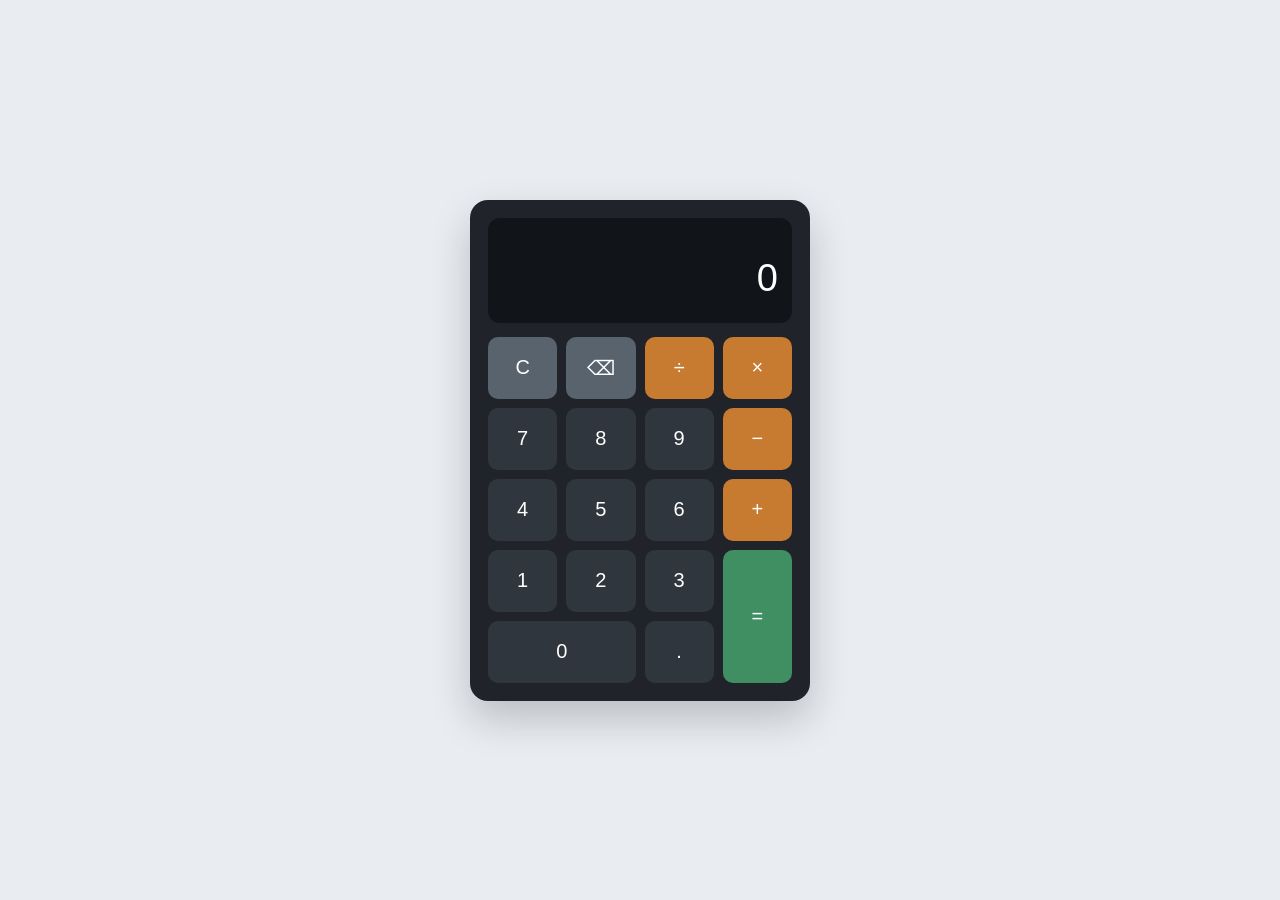
<file: WebDev-L2-Calculator/index.html>
<!DOCTYPE html>
<html lang="en">
<head>
  <meta charset="UTF-8">
  <meta name="viewport" content="width=device-width, initial-scale=1.0">
  <title>Simple Calculator</title>
  <link rel="stylesheet" href="style.css">
</head>
<body>
  <main class="calculator">
    <div class="screen">
      <div id="history"></div>
      <div id="display">0</div>
    </div>

    <div class="keys">
      <button class="action" data-action="clear">C</button>
      <button class="action" data-action="backspace">⌫</button>
      <button class="operator" data-value="/">÷</button>
      <button class="operator" data-value="*">×</button>

      <button data-value="7">7</button><button data-value="8">8</button>
      <button data-value="9">9</button><button class="operator" data-value="-">−</button>

      <button data-value="4">4</button><button data-value="5">5</button>
      <button data-value="6">6</button><button class="operator" data-value="+">+</button>

      <button data-value="1">1</button><button data-value="2">2</button>
      <button data-value="3">3</button><button class="equals" data-action="equals">=</button>

      <button class="zero" data-value="0">0</button>
      <button data-value=".">.</button>
    </div>
  </main>
  <script src="script.js"></script>
</body>
</html>
</file>
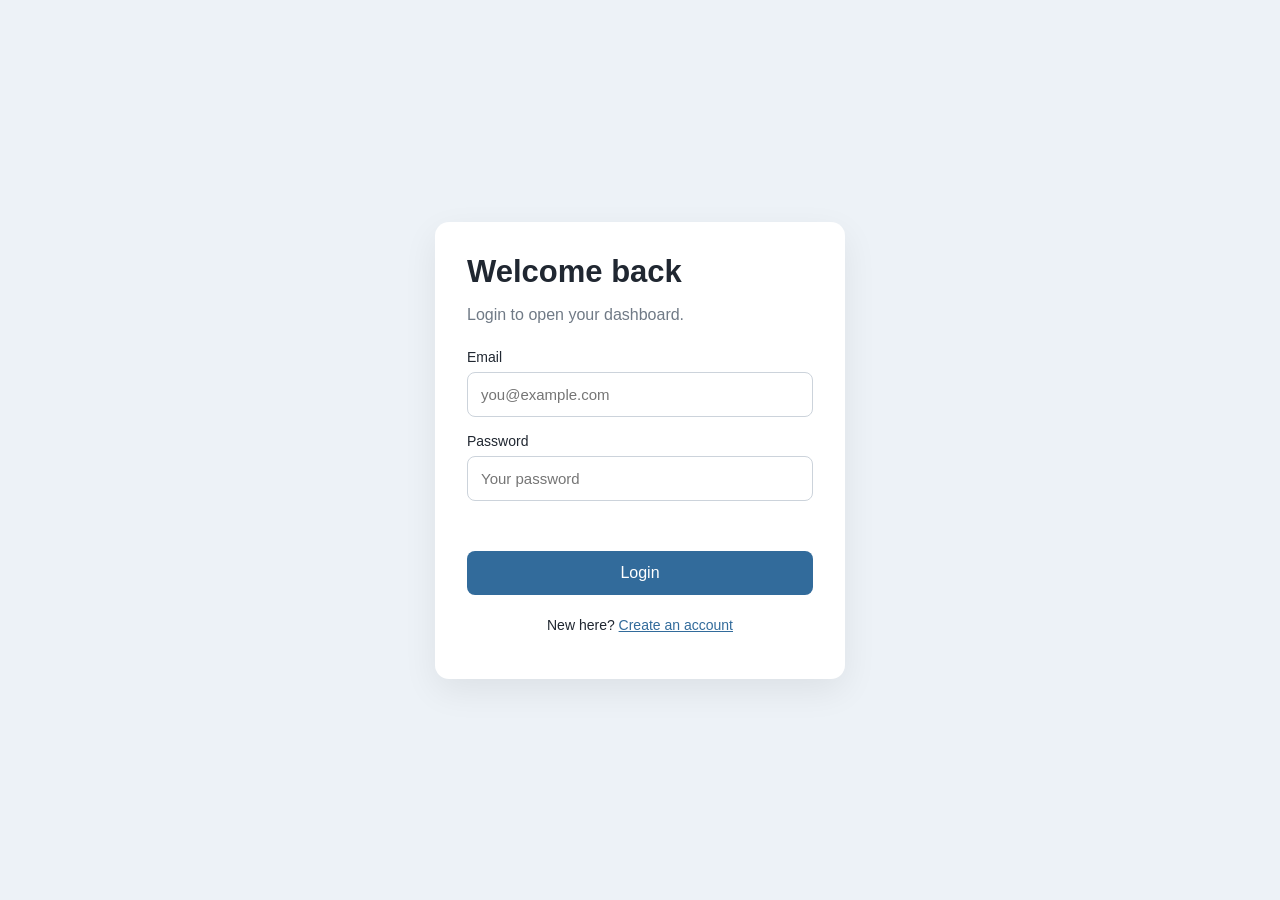
<file: WebDev-L2-LoginAuthenticationSystem/index.html>
<!DOCTYPE html>
<html lang="en">
<head>
  <meta charset="UTF-8">
  <meta name="viewport" content="width=device-width, initial-scale=1.0">
  <title>Simple Login</title>
  <link rel="stylesheet" href="style.css">
</head>
<body>
  <main class="auth-card">
    <h1>Welcome back</h1>
    <p class="muted">Login to open your dashboard.</p>
    <form id="loginForm">
      <label>Email</label>
      <input id="loginEmail" type="email" required placeholder="you@example.com">
      <label>Password</label>
      <input id="loginPassword" type="password" required placeholder="Your password">
      <p id="loginMessage" class="message"></p>
      <button type="submit">Login</button>
    </form>
    <p class="switch">New here? <a href="register.html">Create an account</a></p>
  </main>
  <script src="script.js"></script>
</body>
</html>
</file>
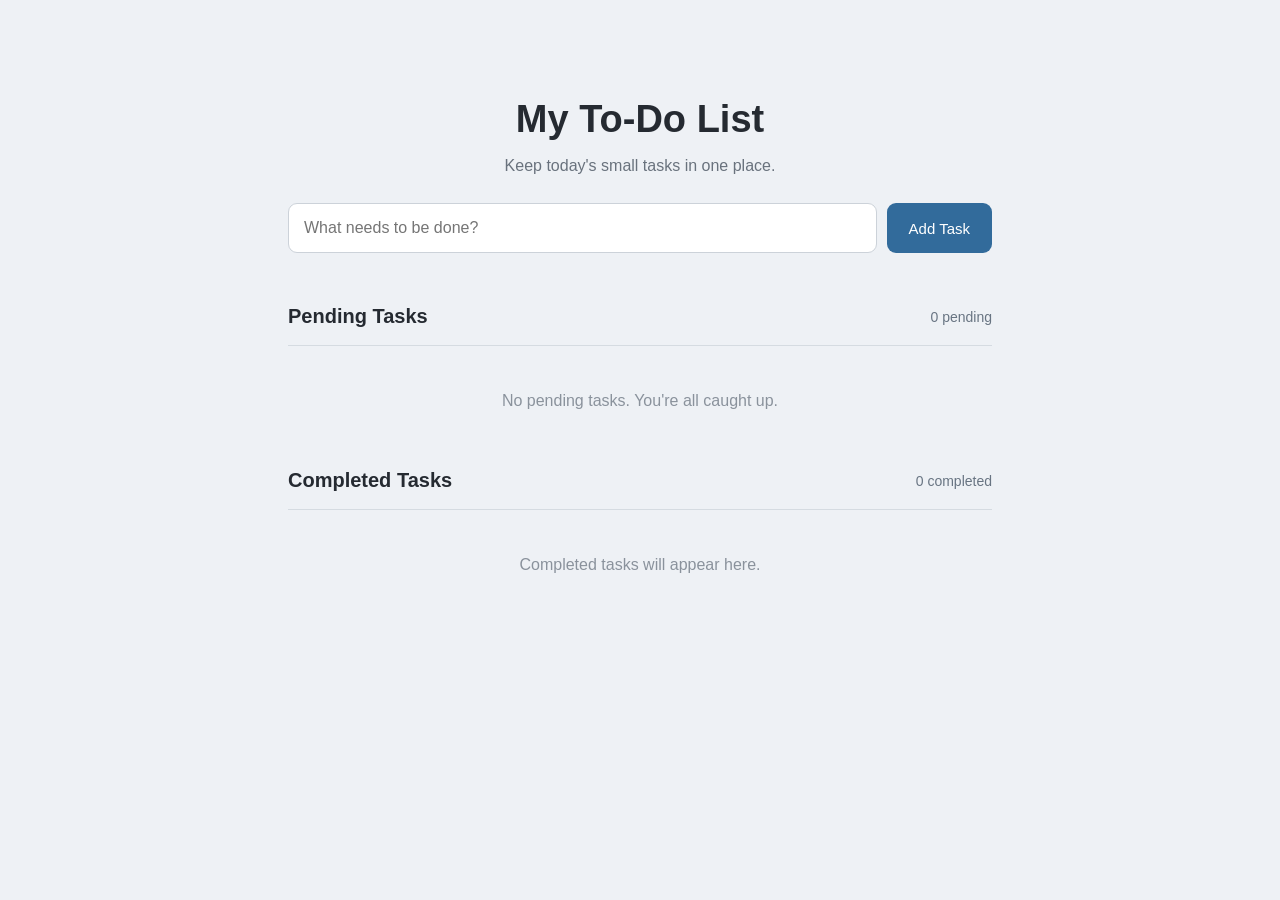
<file: WebDev-L2-ToDoWebApp/index.html>
<!DOCTYPE html>
<html lang="en">
<head>
  <meta charset="UTF-8">
  <meta name="viewport" content="width=device-width, initial-scale=1.0">
  <title>My To-Do List</title>
  <link rel="stylesheet" href="style.css">
</head>
<body>
  <main class="app">
    <header>
      <h1>My To-Do List</h1>
      <p>Keep today's small tasks in one place.</p>
    </header>

    <form id="taskForm" class="add-box">
      <input id="taskInput" type="text" maxlength="100" placeholder="What needs to be done?" autocomplete="off">
      <button type="submit">Add Task</button>
    </form>

    <section>
      <div class="section-title"><h2>Pending Tasks</h2><span id="pendingCount">0 pending</span></div>
      <div id="pendingList" class="list"></div>
      <p id="pendingEmpty" class="empty">No pending tasks. You're all caught up.</p>
    </section>

    <section>
      <div class="section-title"><h2>Completed Tasks</h2><span id="completedCount">0 completed</span></div>
      <div id="completedList" class="list"></div>
      <p id="completedEmpty" class="empty">Completed tasks will appear here.</p>
    </section>
  </main>
  <script src="script.js"></script>
</body>
</html>
</file>
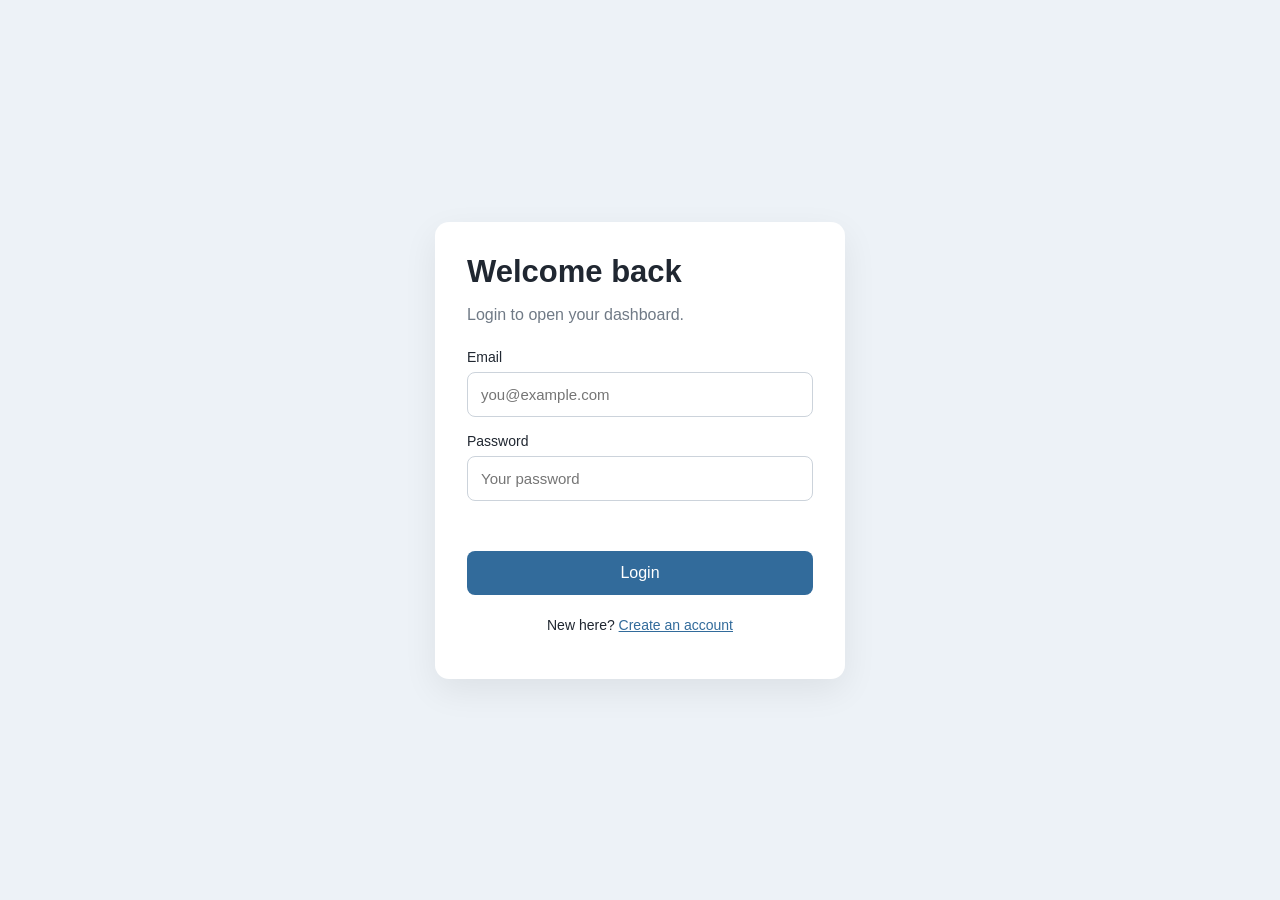
<file: WebDev-L2-LoginAuthenticationSystem/dashboard.html>
<!DOCTYPE html>
<html lang="en">
<head>
  <meta charset="UTF-8">
  <meta name="viewport" content="width=device-width, initial-scale=1.0">
  <title>Dashboard</title>
  <link rel="stylesheet" href="style.css">
</head>
<body>
  <main class="dashboard">
    <div>
      <p class="eyebrow">PRIVATE AREA</p>
      <h1 id="welcome">Dashboard</h1>
      <p class="muted">You reached this page after a successful login.</p>
    </div>
    <button id="logoutButton" class="logout">Logout</button>
  </main>
  <script src="script.js"></script>
</body>
</html>
</file>
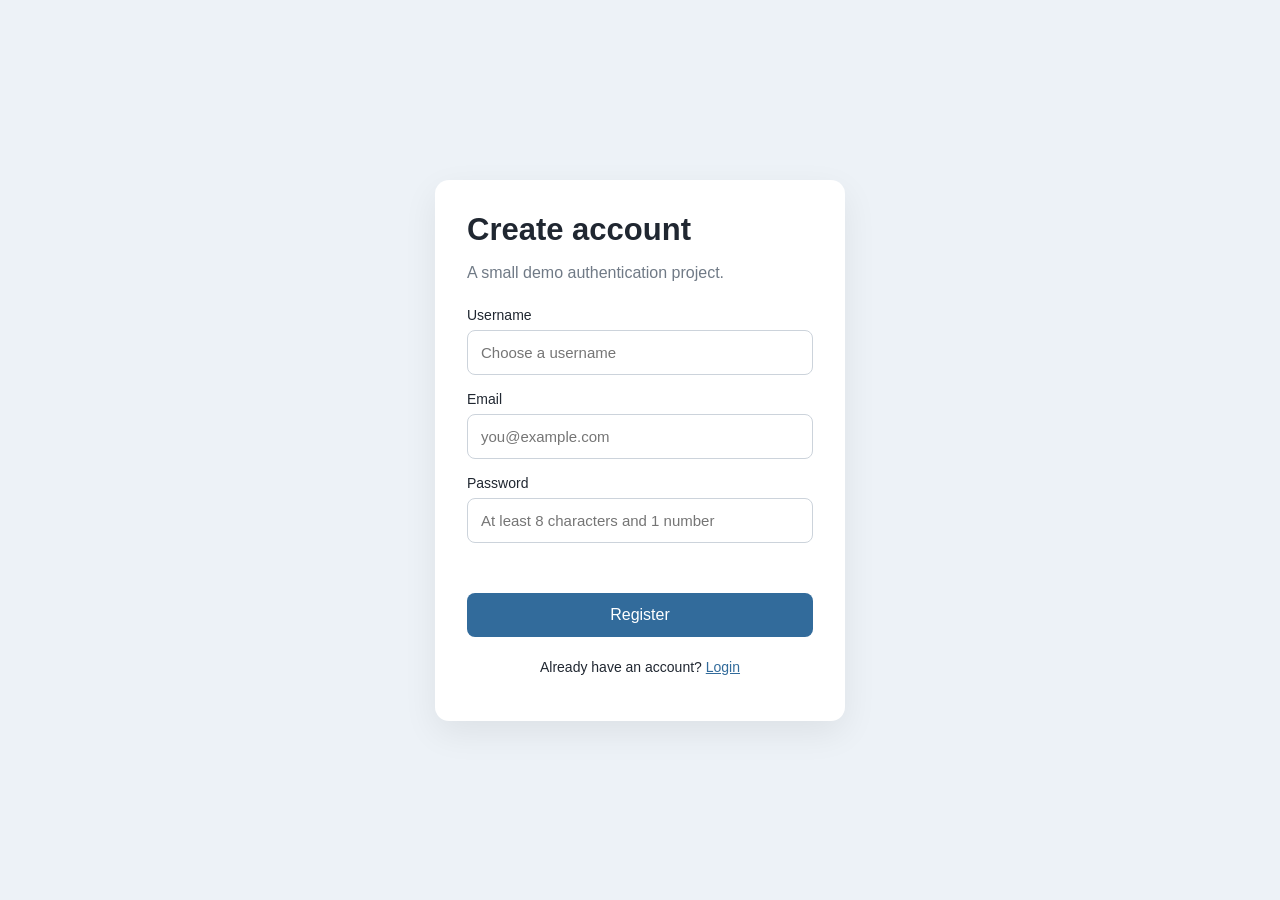
<file: WebDev-L2-LoginAuthenticationSystem/register.html>
<!DOCTYPE html>
<html lang="en">
<head>
  <meta charset="UTF-8">
  <meta name="viewport" content="width=device-width, initial-scale=1.0">
  <title>Create Account</title>
  <link rel="stylesheet" href="style.css">
</head>
<body>
  <main class="auth-card">
    <h1>Create account</h1>
    <p class="muted">A small demo authentication project.</p>
    <form id="registerForm">
      <label>Username</label>
      <input id="registerUsername" type="text" required placeholder="Choose a username">
      <label>Email</label>
      <input id="registerEmail" type="email" required placeholder="you@example.com">
      <label>Password</label>
      <input id="registerPassword" type="password" required placeholder="At least 8 characters and 1 number">
      <p id="registerMessage" class="message"></p>
      <button type="submit">Register</button>
    </form>
    <p class="switch">Already have an account? <a href="index.html">Login</a></p>
  </main>
  <script src="script.js"></script>
</body>
</html>
</file>
<file: WebDev-L2-Calculator/style.css>
*{box-sizing:border-box;margin:0;padding:0}body{min-height:100vh;display:flex;align-items:center;justify-content:center;background:#e9edf2;font-family:Arial,sans-serif}.calculator{width:340px;background:#20242a;padding:18px;border-radius:18px;box-shadow:0 18px 40px #0003}.screen{height:105px;background:#11151a;border-radius:12px;margin-bottom:14px;padding:14px;text-align:right;overflow:hidden}.screen #history{height:25px;color:#8f99a6;font-size:14px}.screen #display{color:#fff;font-size:38px;white-space:nowrap;overflow:hidden}.keys{display:grid;grid-template-columns:repeat(4,1fr);gap:9px}.keys button{height:62px;border:0;border-radius:10px;background:#30363d;color:#fff;font-size:20px;cursor:pointer}.keys button:hover{background:#3c444d}.keys .action{background:#59636e}.keys .operator{background:#c77b30}.keys .equals{background:#3f8f62;grid-row:span 2;height:auto}.keys .zero{grid-column:span 2}
</file>
<file: WebDev-L2-LoginAuthenticationSystem/style.css>
*{box-sizing:border-box}body{margin:0;min-height:100vh;background:#edf2f7;font-family:Arial,sans-serif;color:#202731;display:flex;align-items:center;justify-content:center}.auth-card{width:min(410px,92%);background:white;padding:32px;border-radius:14px;box-shadow:0 12px 35px #00000012}.auth-card h1{margin:0 0 6px;font-size:31px}.muted{color:#707a86}.auth-card form{margin-top:25px}.auth-card label{display:block;font-size:14px;margin:16px 0 7px}.auth-card input{width:100%;padding:13px;border:1px solid #ccd3db;border-radius:8px;font-size:15px}.auth-card form button,.logout{width:100%;margin-top:18px;padding:13px;border:0;border-radius:8px;background:#326b9b;color:white;font-size:16px;cursor:pointer}.switch{text-align:center;margin-top:22px;font-size:14px}.switch a{color:#326b9b}.message{min-height:20px;font-size:14px;margin:12px 0 0;color:#b23a32}.dashboard{width:min(700px,92%);background:white;padding:40px;border-radius:15px;box-shadow:0 12px 35px #00000012;display:flex;justify-content:space-between;gap:25px;align-items:center}.dashboard h1{font-size:38px;margin:5px 0}.eyebrow{font-size:12px;letter-spacing:2px;color:#326b9b}.logout{width:auto;padding:11px 20px;margin:0}@media(max-width:600px){.dashboard{flex-direction:column;align-items:flex-start}.logout{width:100%}}
</file>
<file: WebDev-L2-ToDoWebApp/style.css>
*{box-sizing:border-box}body{margin:0;background:#eef1f5;font-family:Arial,sans-serif;color:#252a31}.app{max-width:760px;margin:45px auto;padding:28px}.app header{text-align:center;margin-bottom:28px}.app h1{margin-bottom:5px;font-size:38px}.app header p{color:#69727d}.add-box{display:flex;gap:10px;margin-bottom:35px}.add-box input{flex:1;padding:15px;border:1px solid #ccd2d9;border-radius:9px;font-size:16px}.add-box button{border:0;border-radius:9px;padding:0 22px;background:#326b9b;color:white;font-size:15px;cursor:pointer}.section-title{display:flex;justify-content:space-between;align-items:center;border-bottom:1px solid #d5dbe1;margin-top:25px}.section-title h2{font-size:20px}.section-title span{font-size:14px;color:#687482}.list{display:grid;gap:10px;margin-top:12px}.task{background:white;padding:15px;border-radius:10px;display:flex;align-items:center;gap:12px;box-shadow:0 2px 8px #0000000b}.task-text{flex:1}.task small{display:block;color:#89919a;margin-top:4px}.task button{border:0;background:#edf0f3;border-radius:7px;padding:8px 10px;cursor:pointer}.task button:hover{background:#dfe4e9}.completed .task-text{text-decoration:line-through;color:#8b9299}.empty{text-align:center;color:#8a929c;padding:18px}.hidden{display:none}@media(max-width:600px){.app{margin:15px auto;padding:18px}.add-box{flex-direction:column}.add-box button{height:48px}.task{align-items:flex-start;flex-wrap:wrap}.task-text{min-width:55%}}
</file>
